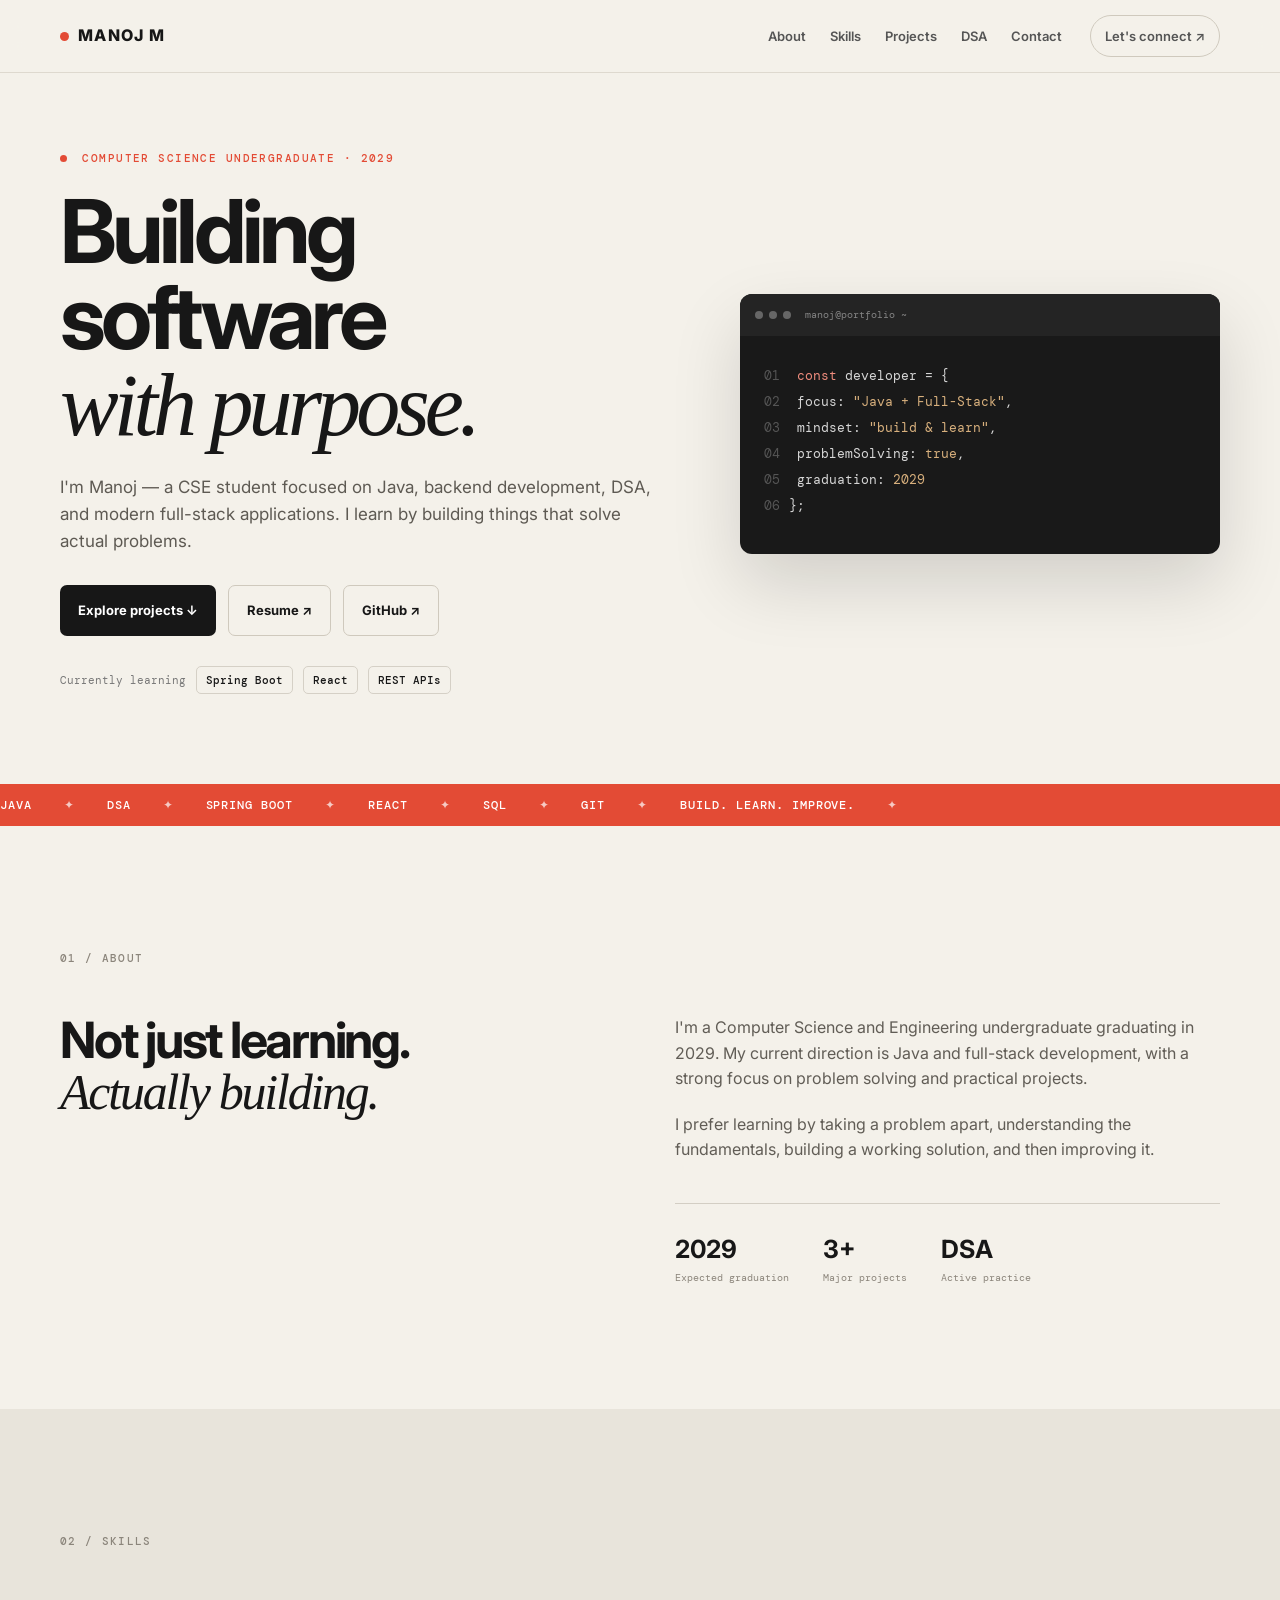
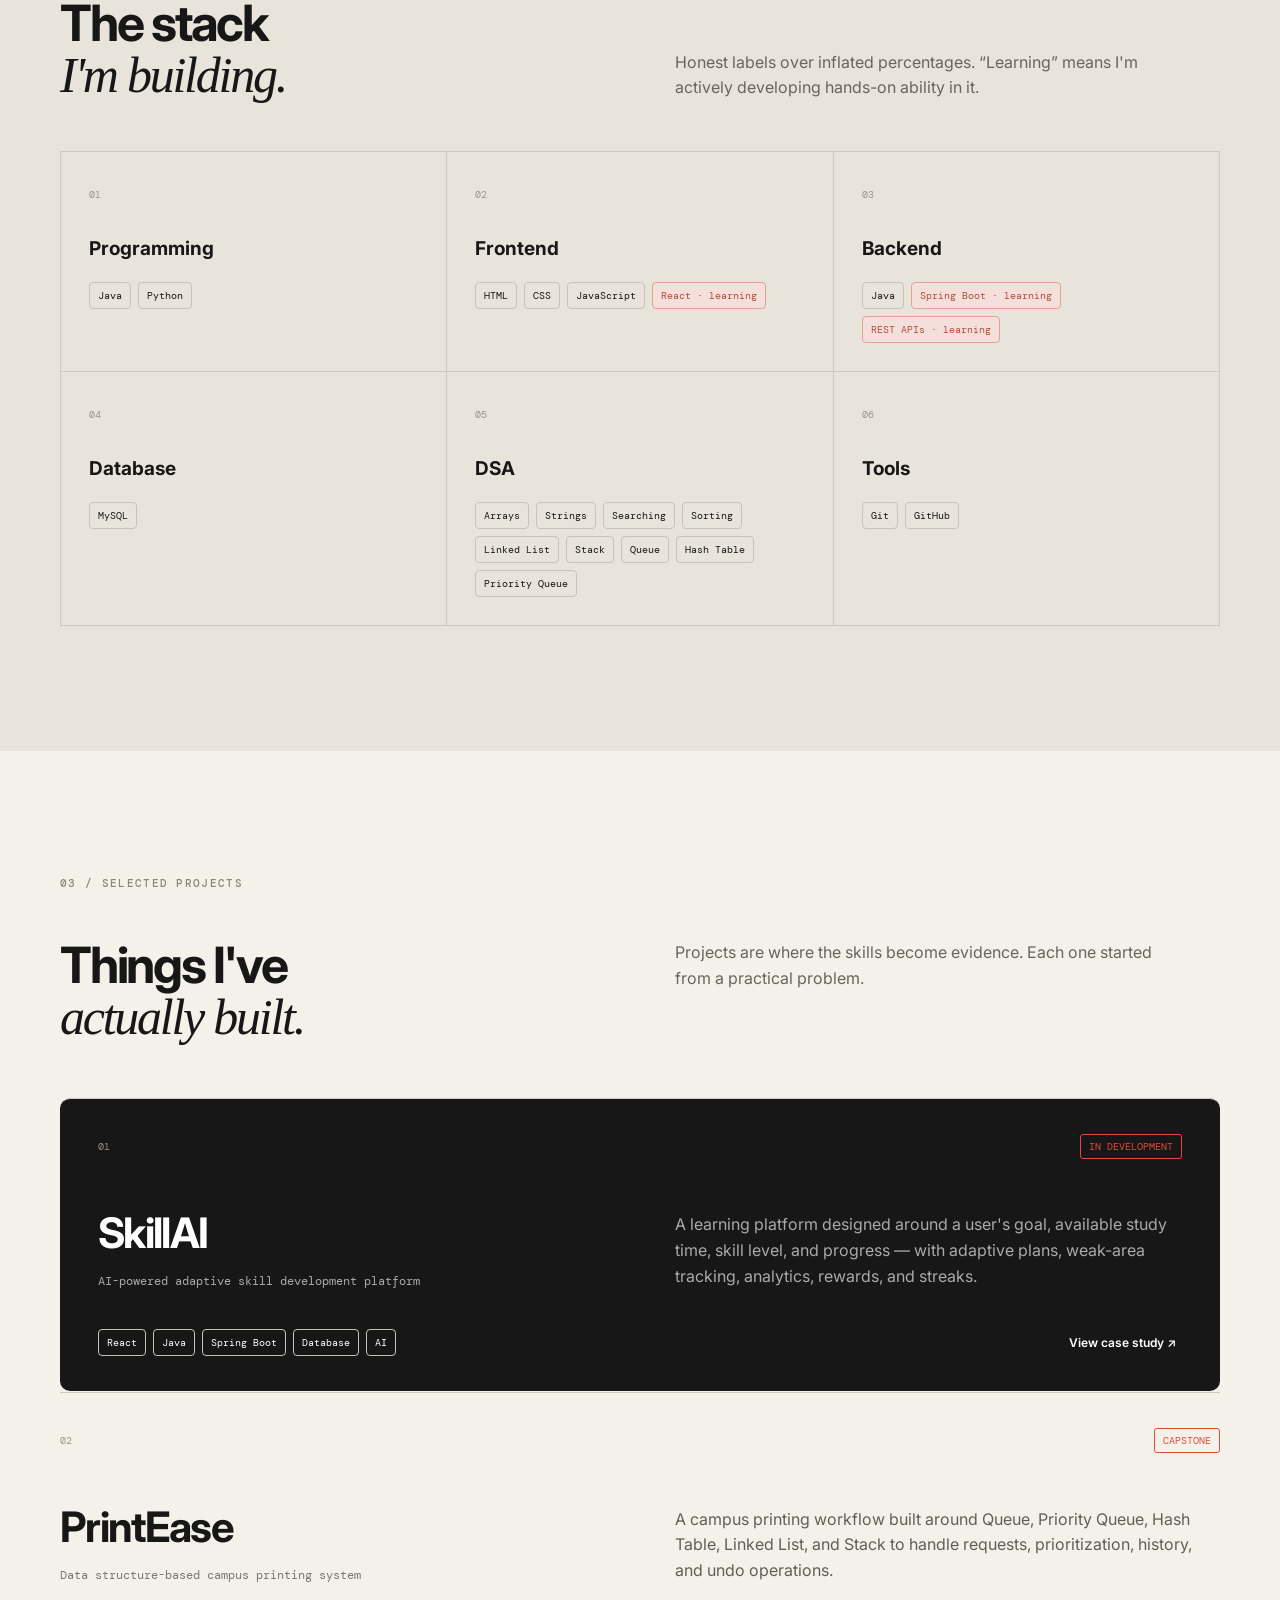
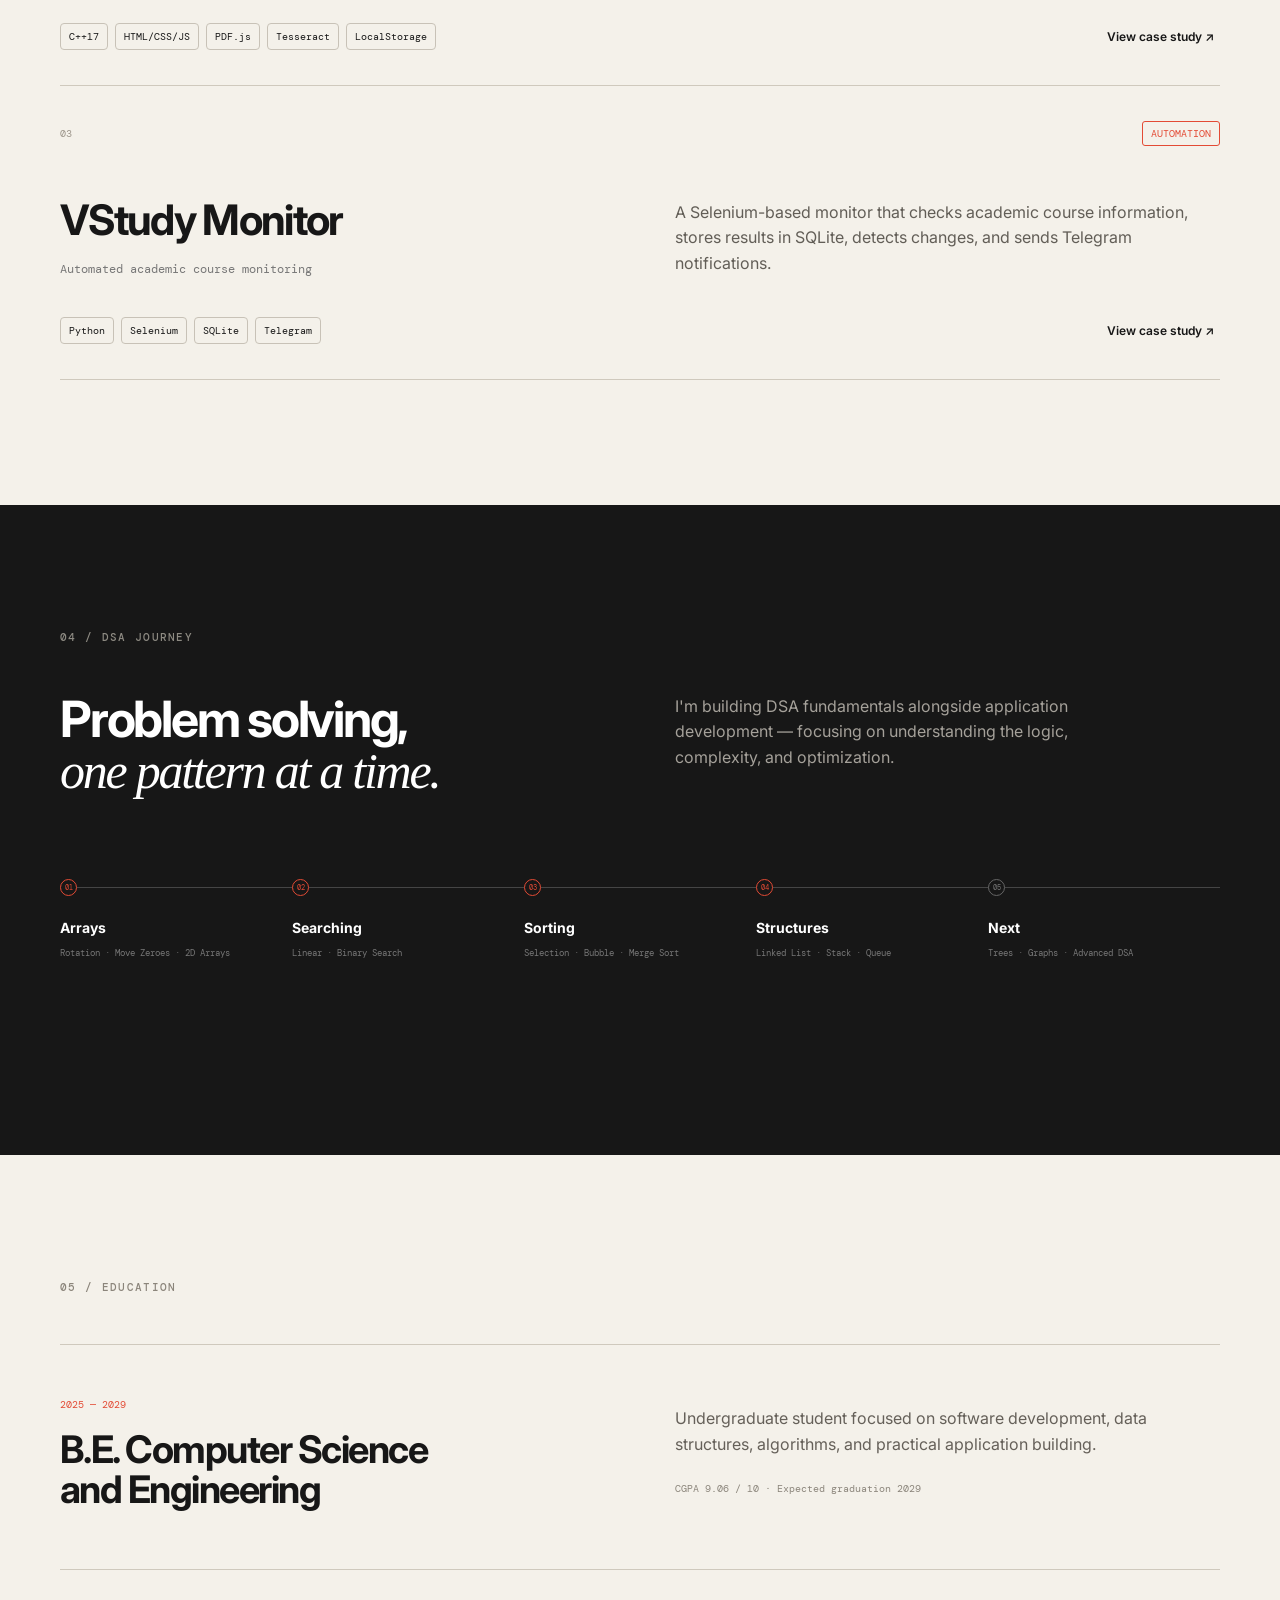
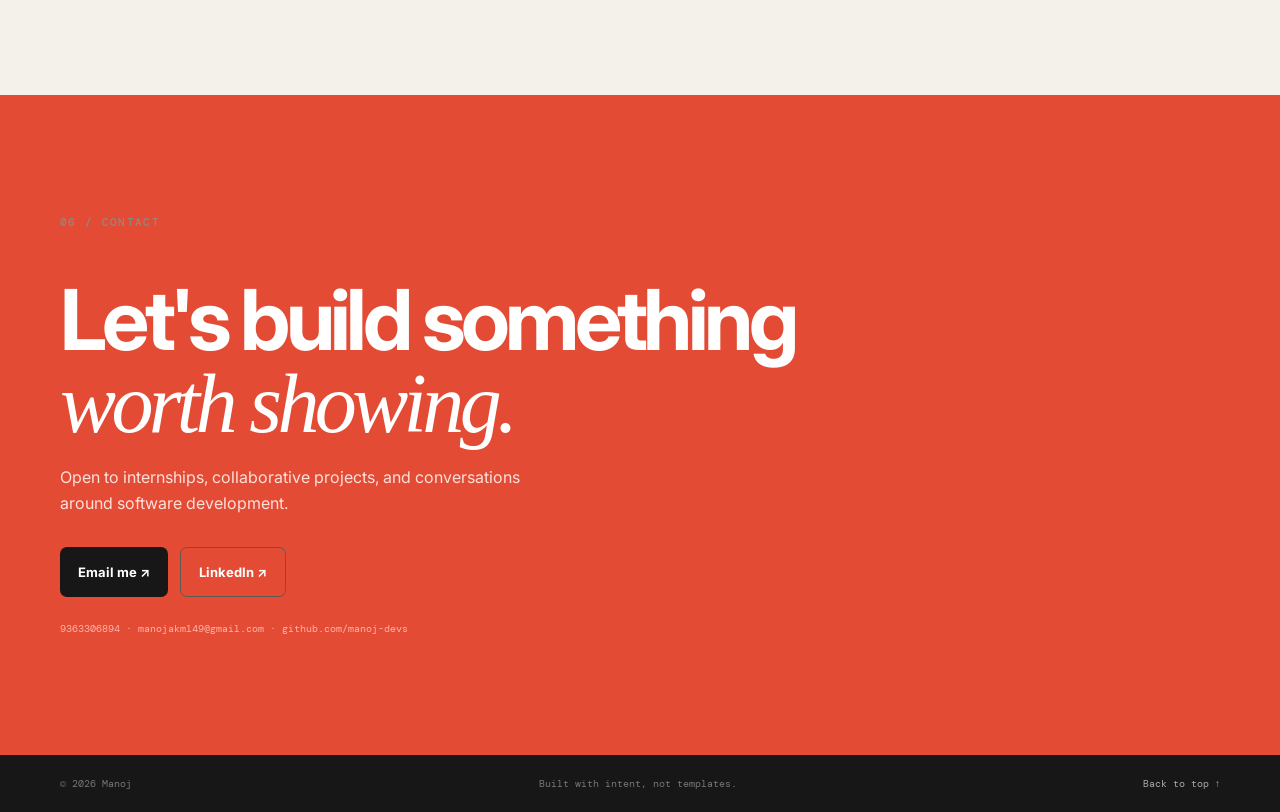
<file: public/index.html>
<!doctype html>
<html lang="en">

<head>
    <meta charset="UTF-8">
    <meta name="viewport" content="width=device-width, initial-scale=1.0">
    <meta name="description"
        content="Manoj — Computer Science undergraduate building Java and full-stack applications, DSA projects, and practical software.">
    <title>Manoj — Java / Full-Stack Developer</title>

    <link rel="preconnect" href="https://fonts.googleapis.com">
    <link rel="preconnect" href="https://fonts.gstatic.com" crossorigin>
    <link
        href="https://fonts.googleapis.com/css2?family=DM+Mono:wght@400;500&family=Inter:wght@400;500;600;700;800&display=swap"
        rel="stylesheet">
    <link rel="stylesheet" href="styles.css">
</head>

<body>
    <header class="nav-wrap">
        <nav class="nav container">
            <a class="brand" href="#top">
                <span class="brand-dot"></span>MANOJ M
            </a>

            <button class="menu-btn" id="menuBtn">☰</button>

            <div class="nav-links" id="navLinks">
                <a href="#about">About</a>
                <a href="#skills">Skills</a>
                <a href="#projects">Projects</a>
                <a href="#journey">DSA</a>
                <a href="#contact">Contact</a>
            </div>

            <a class="nav-cta" href="#contact">Let's connect ↗</a>
        </nav>
    </header>

    <main id="top">
        <section class="hero container">
            <div class="hero-copy reveal">
                <div class="eyebrow">
                    <span></span> COMPUTER SCIENCE UNDERGRADUATE · 2029
                </div>

                <h1>
                    Building software<br>
                    <em>with purpose.</em>
                </h1>

                <p class="hero-text">
                    I'm Manoj — a CSE student focused on Java, backend development, DSA, and modern full-stack
                    applications. I learn by building things that solve actual problems.
                </p>

                <div class="hero-actions">
                    <a class="btn btn-primary" href="#projects">Explore projects ↓</a>
                    <a class="btn btn-ghost" href="/Manoj_M_Resume_Professional.pdf" target="_blank">Resume ↗</a>
                    <a class="btn btn-ghost" href="https://github.com/manoj-devs" target="_blank">GitHub ↗</a>
                </div>

                <div class="mini-proof">
                    <span>Currently learning</span>
                    <b>Spring Boot</b>
                    <b>React</b>
                    <b>REST APIs</b>
                </div>
            </div>

            <div class="hero-card reveal">
                <div class="terminal-head">
                    <span></span>
                    <span></span>
                    <span></span>
                    <small>manoj@portfolio ~</small>
                </div>

                <div class="terminal-body">
                    <p><i>01</i> <span class="pink">const</span> developer = {</p>
                    <p><i>02</i> focus: <strong>"Java + Full-Stack"</strong>,</p>
                    <p><i>03</i> mindset: <strong>"build & learn"</strong>,</p>
                    <p><i>04</i> problemSolving: <strong>true</strong>,</p>
                    <p><i>05</i> graduation: <strong>2029</strong></p>
                    <p><i>06</i>};</p>
                </div>
            </div>
        </section>

        <div class="marquee">
            <div>
                JAVA <span>✦</span> DSA <span>✦</span> SPRING BOOT <span>✦</span> REACT <span>✦</span> SQL
                <span>✦</span> GIT <span>✦</span> BUILD. LEARN. IMPROVE. <span>✦</span>
            </div>
        </div>

        <section id="about" class="section container">
            <div class="section-label">01 / ABOUT</div>

            <div class="about-grid">
                <div>
                    <h2>
                        Not just learning.<br>
                        <em>Actually building.</em>
                    </h2>
                </div>

                <div class="about-copy">
                    <p>
                        I'm a Computer Science and Engineering undergraduate graduating in 2029. My current direction
                        is Java and full-stack development, with a strong focus on problem solving and practical
                        projects.
                    </p>

                    <p>
                        I prefer learning by taking a problem apart, understanding the fundamentals, building a working
                        solution, and then improving it.
                    </p>

                    <div class="facts">
                        <div>
                            <strong>2029</strong>
                            <span>Expected graduation</span>
                        </div>
                        <div>
                            <strong>3+</strong>
                            <span>Major projects</span>
                        </div>
                        <div>
                            <strong>DSA</strong>
                            <span>Active practice</span>
                        </div>
                    </div>
                </div>
            </div>
        </section>

        <section id="skills" class="section section-alt">
            <div class="container">
                <div class="section-label">02 / SKILLS</div>

                <div class="skills-head">
                    <h2>
                        The stack<br>
                        <em>I'm building.</em>
                    </h2>
                    <p>
                        Honest labels over inflated percentages. “Learning” means I'm actively developing hands-on
                        ability in it.
                    </p>
                </div>

                <div class="skills-grid">
                    <article class="skill-card">
                        <span class="skill-no">01</span>
                        <h3>Programming</h3>
                        <div class="tags">
                            <span>Java</span>
                            <span>Python</span>
                        </div>
                    </article>

                    <article class="skill-card">
                        <span class="skill-no">02</span>
                        <h3>Frontend</h3>
                        <div class="tags">
                            <span>HTML</span>
                            <span>CSS</span>
                            <span>JavaScript</span>
                            <span class="learning">React · learning</span>
                        </div>
                    </article>

                    <article class="skill-card">
                        <span class="skill-no">03</span>
                        <h3>Backend</h3>
                        <div class="tags">
                            <span>Java</span>
                            <span class="learning">Spring Boot · learning</span>
                            <span class="learning">REST APIs · learning</span>
                        </div>
                    </article>

                    <article class="skill-card">
                        <span class="skill-no">04</span>
                        <h3>Database</h3>
                        <div class="tags">
                            <span>MySQL</span>
                        </div>
                    </article>

                    <article class="skill-card">
                        <span class="skill-no">05</span>
                        <h3>DSA</h3>
                        <div class="tags">
                            <span>Arrays</span>
                            <span>Strings</span>
                            <span>Searching</span>
                            <span>Sorting</span>
                            <span>Linked List</span>
                            <span>Stack</span>
                            <span>Queue</span>
                            <span>Hash Table</span>
                            <span>Priority Queue</span>
                        </div>
                    </article>

                    <article class="skill-card">
                        <span class="skill-no">06</span>
                        <h3>Tools</h3>
                        <div class="tags">
                            <span>Git</span>
                            <span>GitHub</span>
                        </div>
                    </article>
                </div>
            </div>
        </section>

        <section id="projects" class="section container">
            <div class="section-label">03 / SELECTED PROJECTS</div>

            <div class="projects-head">
                <h2>
                    Things I've<br>
                    <em>actually built.</em>
                </h2>
                <p>
                    Projects are where the skills become evidence. Each one started from a practical problem.
                </p>
            </div>

            <div class="project-list">
                <article class="project project-featured reveal">
                    <div class="project-top">
                        <span class="project-index">01</span>
                        <span class="status">IN DEVELOPMENT</span>
                    </div>

                    <div class="project-content">
                        <div>
                            <h3>SkillAI</h3>
                            <p class="project-type">AI-powered adaptive skill development platform</p>
                        </div>
                        <p class="project-desc">
                            A learning platform designed around a user's goal, available study time, skill level, and
                            progress — with adaptive plans, weak-area tracking, analytics, rewards, and streaks.
                        </p>
                    </div>

                    <div class="project-bottom">
                        <div class="stack">
                            <span>React</span>
                            <span>Java</span>
                            <span>Spring Boot</span>
                            <span>Database</span>
                            <span>AI</span>
                        </div>
                        <button class="text-btn" data-project="skillai">View case study ↗</button>
                    </div>
                </article>

                <article class="project reveal">
                    <div class="project-top">
                        <span class="project-index">02</span>
                        <span class="status">CAPSTONE</span>
                    </div>

                    <div class="project-content">
                        <div>
                            <h3>PrintEase</h3>
                            <p class="project-type">Data structure-based campus printing system</p>
                        </div>
                        <p class="project-desc">
                            A campus printing workflow built around Queue, Priority Queue, Hash Table, Linked List, and
                            Stack to handle requests, prioritization, history, and undo operations.
                        </p>
                    </div>

                    <div class="project-bottom">
                        <div class="stack">
                            <span>C++17</span>
                            <span>HTML/CSS/JS</span>
                            <span>PDF.js</span>
                            <span>Tesseract</span>
                            <span>LocalStorage</span>
                        </div>
                        <button class="text-btn" data-project="printease">View case study ↗</button>
                    </div>
                </article>

                <article class="project reveal">
                    <div class="project-top">
                        <span class="project-index">03</span>
                        <span class="status">AUTOMATION</span>
                    </div>

                    <div class="project-content">
                        <div>
                            <h3>VStudy Monitor</h3>
                            <p class="project-type">Automated academic course monitoring</p>
                        </div>
                        <p class="project-desc">
                            A Selenium-based monitor that checks academic course information, stores results in SQLite,
                            detects changes, and sends Telegram notifications.
                        </p>
                    </div>

                    <div class="project-bottom">
                        <div class="stack">
                            <span>Python</span>
                            <span>Selenium</span>
                            <span>SQLite</span>
                            <span>Telegram</span>
                        </div>
                        <button class="text-btn" data-project="vstudy">View case study ↗</button>
                    </div>
                </article>
            </div>
        </section>

        <section id="journey" class="section section-dark">
            <div class="container">
                <div class="section-label light">04 / DSA JOURNEY</div>

                <div class="journey-head">
                    <h2>
                        Problem solving,<br>
                        <em>one pattern at a time.</em>
                    </h2>
                    <p>
                        I'm building DSA fundamentals alongside application development — focusing on understanding the
                        logic, complexity, and optimization.
                    </p>
                </div>

                <div class="journey-line">
                    <div class="node active">
                        <span>01</span>
                        <strong>Arrays</strong>
                        <small>Rotation · Move Zeroes · 2D Arrays</small>
                    </div>
                    <div class="node active">
                        <span>02</span>
                        <strong>Searching</strong>
                        <small>Linear · Binary Search</small>
                    </div>
                    <div class="node active">
                        <span>03</span>
                        <strong>Sorting</strong>
                        <small>Selection · Bubble · Merge Sort</small>
                    </div>
                    <div class="node active">
                        <span>04</span>
                        <strong>Structures</strong>
                        <small>Linked List · Stack · Queue</small>
                    </div>
                    <div class="node">
                        <span>05</span>
                        <strong>Next</strong>
                        <small>Trees · Graphs · Advanced DSA</small>
                    </div>
                </div>
            </div>
        </section>

        <section class="section container education">
            <div class="section-label">05 / EDUCATION</div>

            <div class="edu-card">
                <div>
                    <span class="mono">2025 — 2029</span>
                    <h2>
                        B.E. Computer Science<br>
                        and Engineering
                    </h2>
                </div>

                <div>
                    <p>
                        Undergraduate student focused on software development, data structures, algorithms, and
                        practical application building.
                    </p>
                    <span class="edu-note">CGPA 9.06 / 10 · Expected graduation 2029</span>
                </div>
            </div>
        </section>

        <section id="contact" class="contact-section">
            <div class="container contact-inner">
                <div class="section-label light">06 / CONTACT</div>

                <h2>
                    Let's build something<br>
                    <em>worth showing.</em>
                </h2>

                <p>
                    Open to internships, collaborative projects, and conversations around software development.
                </p>

                <div class="contact-actions">
                    <a class="btn btn-primary" href="mailto:manojakm149@gmail.com">Email me ↗</a>
                    <a class="btn btn-outline-light" href="https://www.linkedin.com/in/manojcse123/"
                        target="_blank">LinkedIn ↗</a>
                </div>

                <div class="contact-note">
                    9363306894 · manojakm149@gmail.com · github.com/manoj-devs
                </div>
            </div>
        </section>
    </main>

    <footer>
        <div class="container footer-inner">
            <span>© 2026 Manoj</span>
            <span>Built with intent, not templates.</span>
            <a href="#top">Back to top ↑</a>
        </div>
    </footer>

    <div class="modal" id="projectModal" aria-hidden="true">
        <div class="modal-backdrop"></div>

        <div class="modal-card">
            <button class="modal-close" id="modalClose">×</button>
            <span class="eyebrow" id="modalEyebrow">PROJECT</span>
            <h2 id="modalTitle"></h2>
            <p id="modalType" class="project-type"></p>
            <div id="modalBody"></div>
            <div id="modalStack" class="stack"></div>
        </div>
    </div>

    <script src="app.js"></script>
</body>

</html>
</file>
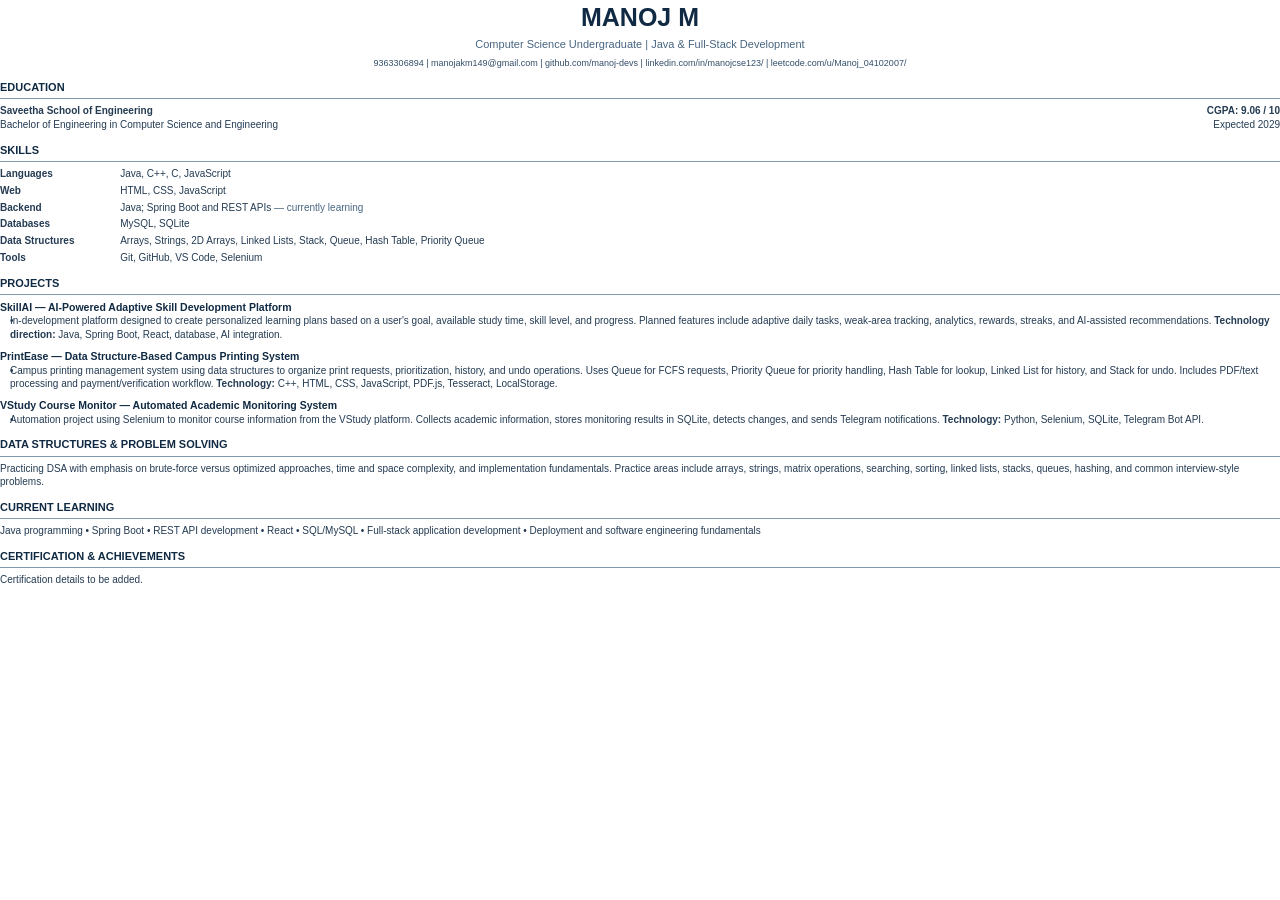
<file: public/resume.html>
<!doctype html>
<html lang="en">

<head>
    <meta charset="utf-8">
    <meta name="viewport" content="width=device-width, initial-scale=1">
    <title>Manoj M — Resume</title>

    <style>
        @page {
            size: A4;
            margin: 12mm 14mm;
        }

        * {
            box-sizing: border-box;
        }

        body {
            font-family: Arial, Helvetica, sans-serif;
            color: #243b53;
            margin: 0;
            font-size: 10px;
            line-height: 1.38;
        }

        h1 {
            font-size: 25px;
            text-align: center;
            margin: 0;
            color: #102a43;
        }

        h2 {
            font-size: 11px;
            color: #102a43;
            border-bottom: 1px solid #829ab1;
            padding-bottom: 3px;
            margin: 11px 0 5px;
            text-transform: uppercase;
        }

        p {
            margin: 0 0 4px;
        }

        .subtitle {
            text-align: center;
            color: #486581;
            font-size: 11px;
            margin: 2px 0 5px;
        }

        .contact {
            text-align: center;
            color: #334e68;
            font-size: 9px;
        }

        .row {
            display: flex;
            justify-content: space-between;
            gap: 20px;
        }

        .row > *:last-child {
            text-align: right;
        }

        .label {
            font-weight: 700;
        }

        .skills {
            display: grid;
            grid-template-columns: 31mm 1fr;
            gap: 3px;
        }

        .project {
            margin-bottom: 7px;
        }

        .project-title {
            font-weight: 700;
            color: #102a43;
            font-size: 10.5px;
        }

        .bullet {
            padding-left: 10px;
            position: relative;
        }

        .bullet:before {
            content: '•';
            position: absolute;
        }

        .muted {
            color: #486581;
        }
    </style>
</head>

<body>
    <h1>MANOJ M</h1>

    <div class="subtitle">
        Computer Science Undergraduate | Java &amp; Full-Stack Development
    </div>

    <div class="contact">
        9363306894 |
        manojakm149@gmail.com |
        github.com/manoj-devs |
        linkedin.com/in/manojcse123/ |
        leetcode.com/u/Manoj_04102007/
    </div>

    <h2>Education</h2>

    <div class="row">
        <div>
            <b>Saveetha School of Engineering</b><br>
            Bachelor of Engineering in Computer Science and Engineering
        </div>

        <div>
            <b>CGPA: 9.06 / 10</b><br>
            Expected 2029
        </div>
    </div>

    <h2>Skills</h2>

    <div class="skills">
        <div class="label">Languages</div>
        <div>Java, C++, C, JavaScript</div>

        <div class="label">Web</div>
        <div>HTML, CSS, JavaScript</div>

        <div class="label">Backend</div>
        <div>
            Java; Spring Boot and REST APIs
            <span class="muted">— currently learning</span>
        </div>

        <div class="label">Databases</div>
        <div>MySQL, SQLite</div>

        <div class="label">Data Structures</div>
        <div>
            Arrays, Strings, 2D Arrays, Linked Lists, Stack, Queue,
            Hash Table, Priority Queue
        </div>

        <div class="label">Tools</div>
        <div>Git, GitHub, VS Code, Selenium</div>
    </div>

    <h2>Projects</h2>

    <div class="project">
        <div class="project-title">
            SkillAI — AI-Powered Adaptive Skill Development Platform
        </div>
        <div class="bullet">
            In-development platform designed to create personalized learning
            plans based on a user's goal, available study time, skill level,
            and progress. Planned features include adaptive daily tasks,
            weak-area tracking, analytics, rewards, streaks, and AI-assisted
            recommendations. <b>Technology direction:</b> Java, Spring Boot,
            React, database, AI integration.
        </div>
    </div>

    <div class="project">
        <div class="project-title">
            PrintEase — Data Structure-Based Campus Printing System
        </div>
        <div class="bullet">
            Campus printing management system using data structures to
            organize print requests, prioritization, history, and undo
            operations. Uses Queue for FCFS requests, Priority Queue for
            priority handling, Hash Table for lookup, Linked List for history,
            and Stack for undo. Includes PDF/text processing and
            payment/verification workflow. <b>Technology:</b> C++, HTML, CSS,
            JavaScript, PDF.js, Tesseract, LocalStorage.
        </div>
    </div>

    <div class="project">
        <div class="project-title">
            VStudy Course Monitor — Automated Academic Monitoring System
        </div>
        <div class="bullet">
            Automation project using Selenium to monitor course information
            from the VStudy platform. Collects academic information, stores
            monitoring results in SQLite, detects changes, and sends Telegram
            notifications. <b>Technology:</b> Python, Selenium, SQLite,
            Telegram Bot API.
        </div>
    </div>

    <h2>Data Structures &amp; Problem Solving</h2>

    <p>
        Practicing DSA with emphasis on brute-force versus optimized approaches,
        time and space complexity, and implementation fundamentals. Practice
        areas include arrays, strings, matrix operations, searching, sorting,
        linked lists, stacks, queues, hashing, and common interview-style problems.
    </p>

    <h2>Current Learning</h2>

    <p>
        Java programming • Spring Boot • REST API development • React •
        SQL/MySQL • Full-stack application development • Deployment and
        software engineering fundamentals
    </p>

    <h2>Certification &amp; Achievements</h2>

    <p>Certification details to be added.</p>
</body>

</html>
</file>
<file: public/styles.css>
* {
    box-sizing: border-box;
}

html {
    scroll-behavior: smooth;
}

body {
    margin: 0;
    background: #f4f1ea;
    color: #171717;
    font-family: Inter, system-ui, sans-serif;
    line-height: 1.6;
}

.container {
    width: min(1160px, calc(100% - 40px));
    margin: auto;
}

.nav-wrap {
    position: sticky;
    top: 0;
    z-index: 20;
    background: rgba(244, 241, 234, 0.86);
    backdrop-filter: blur(14px);
    border-bottom: 1px solid #ded9cf;
}

.nav {
    height: 72px;
    display: flex;
    align-items: center;
    gap: 28px;
}

.brand {
    color: #171717;
    text-decoration: none;
    font-weight: 800;
    letter-spacing: 0.08em;
}

.brand-dot {
    display: inline-block;
    width: 9px;
    height: 9px;
    background: #e34b35;
    border-radius: 50%;
    margin-right: 9px;
}

.nav-links {
    display: flex;
    gap: 24px;
    margin-left: auto;
}

.nav-links a,
.nav-cta {
    color: #555;
    text-decoration: none;
    font-size: 13px;
    font-weight: 600;
}

.nav-links a:hover {
    color: #e34b35;
}

.nav-cta {
    border: 1px solid #cfc9bd;
    padding: 10px 14px;
    border-radius: 999px;
}

.menu-btn {
    display: none;
    border: 0;
    background: none;
    font-size: 24px;
}

.hero {
    min-height: 690px;
    display: grid;
    grid-template-columns: 1.12fr 0.88fr;
    align-items: center;
    gap: 70px;
    padding: 80px 0 90px;
}

.eyebrow {
    font: 500 11px/1 DM Mono, monospace;
    letter-spacing: 0.13em;
    color: #e34b35;
}

.eyebrow span {
    display: inline-block;
    width: 7px;
    height: 7px;
    border-radius: 50%;
    background: #e34b35;
    margin-right: 7px;
}

.hero h1 {
    font-size: clamp(54px, 7vw, 88px);
    line-height: 0.98;
    letter-spacing: -0.055em;
    margin: 24px 0;
}

.hero h1 em,
.about-grid h2 em,
.skills-head h2 em,
.projects-head h2 em,
.journey-head h2 em,
.contact-inner h2 em {
    font-family: Georgia, serif;
    font-weight: 400;
}

.hero-text {
    max-width: 600px;
    color: #5e5a53;
    font-size: 17px;
}

.hero-actions {
    display: flex;
    gap: 12px;
    margin: 30px 0;
    flex-wrap: wrap;
}

.btn {
    display: inline-flex;
    gap: 18px;
    align-items: center;
    text-decoration: none;
    font-weight: 700;
    font-size: 13px;
    padding: 14px 18px;
    border-radius: 7px;
    transition: 0.2s transform, 0.2s background;
}

.btn:hover {
    transform: translateY(-2px);
}

.btn-primary {
    background: #171717;
    color: #fff;
}

.btn-ghost {
    color: #171717;
    border: 1px solid #cfc9bd;
}

.mini-proof {
    display: flex;
    gap: 10px;
    align-items: center;
    flex-wrap: wrap;
    font: 11px DM Mono, monospace;
    color: #777;
}

.mini-proof b {
    color: #171717;
    border: 1px solid #d5d0c6;
    padding: 6px 9px;
    border-radius: 5px;
    font-weight: 500;
}

.hero-card {
    background: #191919;
    border-radius: 12px;
    box-shadow: 0 30px 70px rgba(0, 0, 0, 0.14);
    overflow: hidden;
    transform: rotate(1.2deg);
}

.terminal-head {
    height: 42px;
    background: #242424;
    display: flex;
    align-items: center;
    padding: 0 15px;
    gap: 6px;
}

.terminal-head > span {
    width: 8px;
    height: 8px;
    border-radius: 50%;
    background: #666;
}

.terminal-head small {
    margin-left: 8px;
    color: #858585;
    font: 10px DM Mono, monospace;
}

.terminal-body {
    padding: 27px 24px 35px;
    color: #d6d6d6;
    font: 13px/2 DM Mono, monospace;
}

.terminal-body p {
    margin: 0;
}

.terminal-body i {
    display: inline-block;
    color: #555;
    font-style: normal;
    width: 25px;
}

.pink {
    color: #ef8c7d;
}

.terminal-body strong {
    color: #d8b07d;
    font-weight: 400;
}

.marquee {
    overflow: hidden;
    background: #e34b35;
    color: #fff;
    font: 500 12px DM Mono, monospace;
    letter-spacing: 0.08em;
    padding: 13px 0;
    white-space: nowrap;
}

.marquee div {
    width: max-content;
    animation: scroll 24s linear infinite;
}

.marquee span {
    margin: 0 24px;
    opacity: 0.7;
}

@keyframes scroll {
    to {
        transform: translateX(-35%);
    }
}

.section {
    padding: 125px 0;
}

.section-alt {
    background: #e8e4db;
}

.section-label {
    font: 500 11px DM Mono, monospace;
    color: #8b857b;
    letter-spacing: 0.12em;
    margin-bottom: 50px;
}

.section-label.light {
    color: #8d8a82;
}

.about-grid,
.skills-head,
.projects-head,
.journey-head {
    display: grid;
    grid-template-columns: 1fr 1fr;
    gap: 70px;
}

.about-grid h2,
.skills-head h2,
.projects-head h2,
.journey-head h2 {
    font-size: 50px;
    line-height: 1.02;
    letter-spacing: -0.045em;
    margin: 0;
}

.about-copy {
    max-width: 580px;
    color: #615d56;
}

.about-copy p {
    margin-top: 0;
    margin-bottom: 20px;
}

.facts {
    display: flex;
    gap: 34px;
    margin-top: 40px;
    padding-top: 25px;
    border-top: 1px solid #d3cec4;
}

.facts div {
    display: flex;
    flex-direction: column;
}

.facts strong {
    font-size: 25px;
    color: #171717;
}

.facts span {
    font: 10px DM Mono, monospace;
    color: #8b857b;
    margin-top: 2px;
}

.skills-head {
    align-items: end;
    margin-bottom: 50px;
}

.skills-head p,
.projects-head p,
.journey-head p {
    color: #69645d;
    max-width: 480px;
    margin: 0;
}

.skills-grid {
    display: grid;
    grid-template-columns: repeat(3, 1fr);
    gap: 1px;
    background: #cfc9bd;
    border: 1px solid #cfc9bd;
}

.skill-card {
    background: #e8e4db;
    padding: 28px;
    min-height: 190px;
    position: relative;
}

.skill-no,
.project-index {
    font: 10px DM Mono, monospace;
    color: #9b9489;
}

.skill-card h3 {
    margin: 28px 0 18px;
    font-size: 19px;
}

.tags,
.stack {
    display: flex;
    flex-wrap: wrap;
    gap: 7px;
}

.tags span,
.stack span {
    font: 10px DM Mono, monospace;
    border: 1px solid #c8c2b7;
    padding: 6px 8px;
    border-radius: 4px;
}

.tags .learning {
    border-color: #e6a095;
    color: #b64b3b;
    background: #f5dfda;
}

.project-list {
    margin-top: 55px;
}

.project {
    border-top: 1px solid #cfc9bd;
    padding: 35px 0;
}

.project:last-child {
    border-bottom: 1px solid #cfc9bd;
}

.project-featured {
    background: #171717;
    color: #fff;
    padding: 35px 38px;
    margin-bottom: 1px;
    border-radius: 10px;
}

.project-featured .project-type,
.project-featured .project-desc {
    color: #aaa;
}

.project-top,
.project-bottom {
    display: flex;
    justify-content: space-between;
    align-items: center;
    gap: 20px;
}

.status {
    font: 10px DM Mono, monospace;
    color: #e34b35;
    border: 1px solid #e34b35;
    padding: 5px 8px;
    border-radius: 3px;
}

.project-content {
    display: grid;
    grid-template-columns: 1fr 1fr;
    gap: 70px;
    align-items: end;
    margin: 40px 0;
}

.project h3 {
    font-size: 42px;
    letter-spacing: -0.04em;
    margin: 0;
}

.project-type {
    color: #777;
    font: 12px DM Mono, monospace;
    margin: 7px 0 0;
}

.project-desc {
    color: #625e57;
    max-width: 520px;
    margin: 0;
}

.project-featured .tags span {
    border-color: #454545;
}

.text-btn {
    background: none;
    border: 0;
    color: inherit;
    font: 600 12px Inter;
    cursor: pointer;
}

.text-btn span {
    margin-left: 8px;
    color: #e34b35;
}

.section-dark {
    background: #171717;
    color: #fff;
}

.journey-head {
    margin-bottom: 75px;
}

.journey-head p {
    color: #a5a19a;
}

.journey-line {
    display: grid;
    grid-template-columns: repeat(5, 1fr);
    gap: 0;
    position: relative;
    margin-bottom: 70px;
}

.journey-line:before {
    content: "";
    height: 1px;
    background: #454545;
    position: absolute;
    left: 0;
    right: 0;
    top: 15px;
}

.node {
    position: relative;
    padding-top: 45px;
    padding-right: 15px;
}

.node > span {
    position: absolute;
    top: 7px;
    left: 0;
    width: 17px;
    height: 17px;
    border: 1px solid #666;
    background: #171717;
    border-radius: 50%;
    font: 7px DM Mono;
    text-align: center;
    padding-top: 3px;
    color: #777;
}

.node.active > span {
    border-color: #e34b35;
    color: #e34b35;
}

.node strong {
    display: block;
    font-size: 14px;
}

.node small {
    display: block;
    color: #777;
    font: 9px/1.6 DM Mono;
    margin-top: 7px;
}

.edu-card {
    border-top: 1px solid #cfc9bd;
    border-bottom: 1px solid #cfc9bd;
    padding: 45px 0;
    display: grid;
    grid-template-columns: 1fr 1fr;
    gap: 70px;
}

.edu-card h2 {
    font-size: 38px;
    line-height: 1.05;
    letter-spacing: -0.04em;
    margin: 14px 0;
}

.edu-card p {
    color: #656059;
    max-width: 500px;
}

.mono {
    font: 10px DM Mono;
    color: #e34b35;
}

.edu-note {
    font: 10px DM Mono;
    color: #8b857b;
}

.contact-section {
    background: #e34b35;
    color: #fff;
    padding: 120px 0;
}

.contact-inner h2 {
    font-size: clamp(50px, 7vw, 84px);
    line-height: 0.98;
    letter-spacing: -0.055em;
    margin: 20px 0;
}

.contact-inner > p {
    max-width: 480px;
    color: #ffe0db;
}

.contact-actions {
    display: flex;
    gap: 12px;
    margin-top: 30px;
    flex-wrap: wrap;
}

.btn-outline-light {
    color: #fff;
    border: 1px solid #5e5a53;
}

.contact-note {
    font: 10px DM Mono;
    color: #ffb4a9;
    margin-top: 25px;
}

footer {
    background: #171717;
    color: #777;
    padding: 22px 0;
    font: 10px DM Mono;
}

.footer-inner {
    display: flex;
    justify-content: space-between;
    gap: 20px;
}

.footer-inner a {
    color: #aaa;
    text-decoration: none;
}

.modal {
    display: none;
    position: fixed;
    inset: 0;
    z-index: 50;
}

.modal.open {
    display: block;
}

.modal-backdrop {
    position: absolute;
    inset: 0;
    background: rgba(0, 0, 0, 0.7);
    backdrop-filter: blur(5px);
}

.modal-card {
    position: relative;
    background: #f4f1ea;
    width: min(700px, calc(100% - 30px));
    max-height: 85vh;
    overflow: auto;
    margin: 7vh auto;
    padding: 45px;
    border-radius: 12px;
}

.modal-close {
    position: absolute;
    right: 18px;
    top: 14px;
    border: 0;
    background: none;
    font-size: 30px;
    cursor: pointer;
}

.modal-card h2 {
    font-size: 44px;
    line-height: 1;
    margin: 16px 0 4px;
}

.modal-card #modalBody {
    color: #5f5b54;
    margin: 30px 0;
}

.modal-card #modalBody ul {
    padding-left: 20px;
}

.modal-card .stack span {
    border-color: #c8c2b7;
}

.reveal {
    opacity: 0;
    transform: translateY(18px);
    transition: 0.65s ease;
}

.reveal.visible {
    opacity: 1;
    transform: none;
}

@media (max-width: 850px) {
    .nav-links,
    .nav-cta {
        display: none;
    }

    .menu-btn {
        display: block;
        margin-left: auto;
    }

    .nav-links.open {
        position: absolute;
        top: 72px;
        left: 0;
        right: 0;
        display: flex;
        flex-direction: column;
        background: #f4f1ea;
        padding: 20px;
        border-bottom: 1px solid #ded9cf;
    }

    .hero {
        grid-template-columns: 1fr;
        padding-top: 60px;
        gap: 45px;
    }

    .about-grid,
    .skills-head,
    .projects-head,
    .journey-head,
    .edu-card {
        grid-template-columns: 1fr;
        gap: 30px;
    }

    .skills-grid {
        grid-template-columns: 1fr 1fr;
    }

    .project-content {
        grid-template-columns: 1fr;
        gap: 25px;
    }

    .journey-line {
        grid-template-columns: 1fr;
        gap: 28px;
    }

    .journey-line:before {
        left: 8px;
        top: 15px;
        bottom: 15px;
        width: 1px;
        height: auto;
        right: auto;
    }

    .node {
        padding: 0 0 0 40px;
    }

    .node > span {
        left: 0;
    }
}

@media (max-width: 540px) {
    .container {
        width: min(100% - 28px, 1160px);
    }

    .hero h1 {
        font-size: 54px;
    }

    .hero {
        min-height: auto;
        padding: 65px 0 75px;
    }

    .section {
        padding: 85px 0;
    }

    .section-label {
        margin-bottom: 35px;
    }

    .about-grid h2,
    .skills-head h2,
    .projects-head h2,
    .journey-head h2 {
        font-size: 42px;
    }

    .skills-grid {
        grid-template-columns: 1fr;
    }

    .project-featured {
        padding: 25px 20px;
    }

    .project-content {
        margin: 30px 0;
    }

    .project h3 {
        font-size: 34px;
    }

    .project-bottom {
        align-items: flex-start;
        flex-direction: column;
    }

    .edu-card h2 {
        font-size: 32px;
    }

    .contact-section {
        padding: 85px 0;
    }

    .modal-card {
        padding: 30px 24px;
    }

    .modal-card h2 {
        font-size: 36px;
    }
}
</file>
